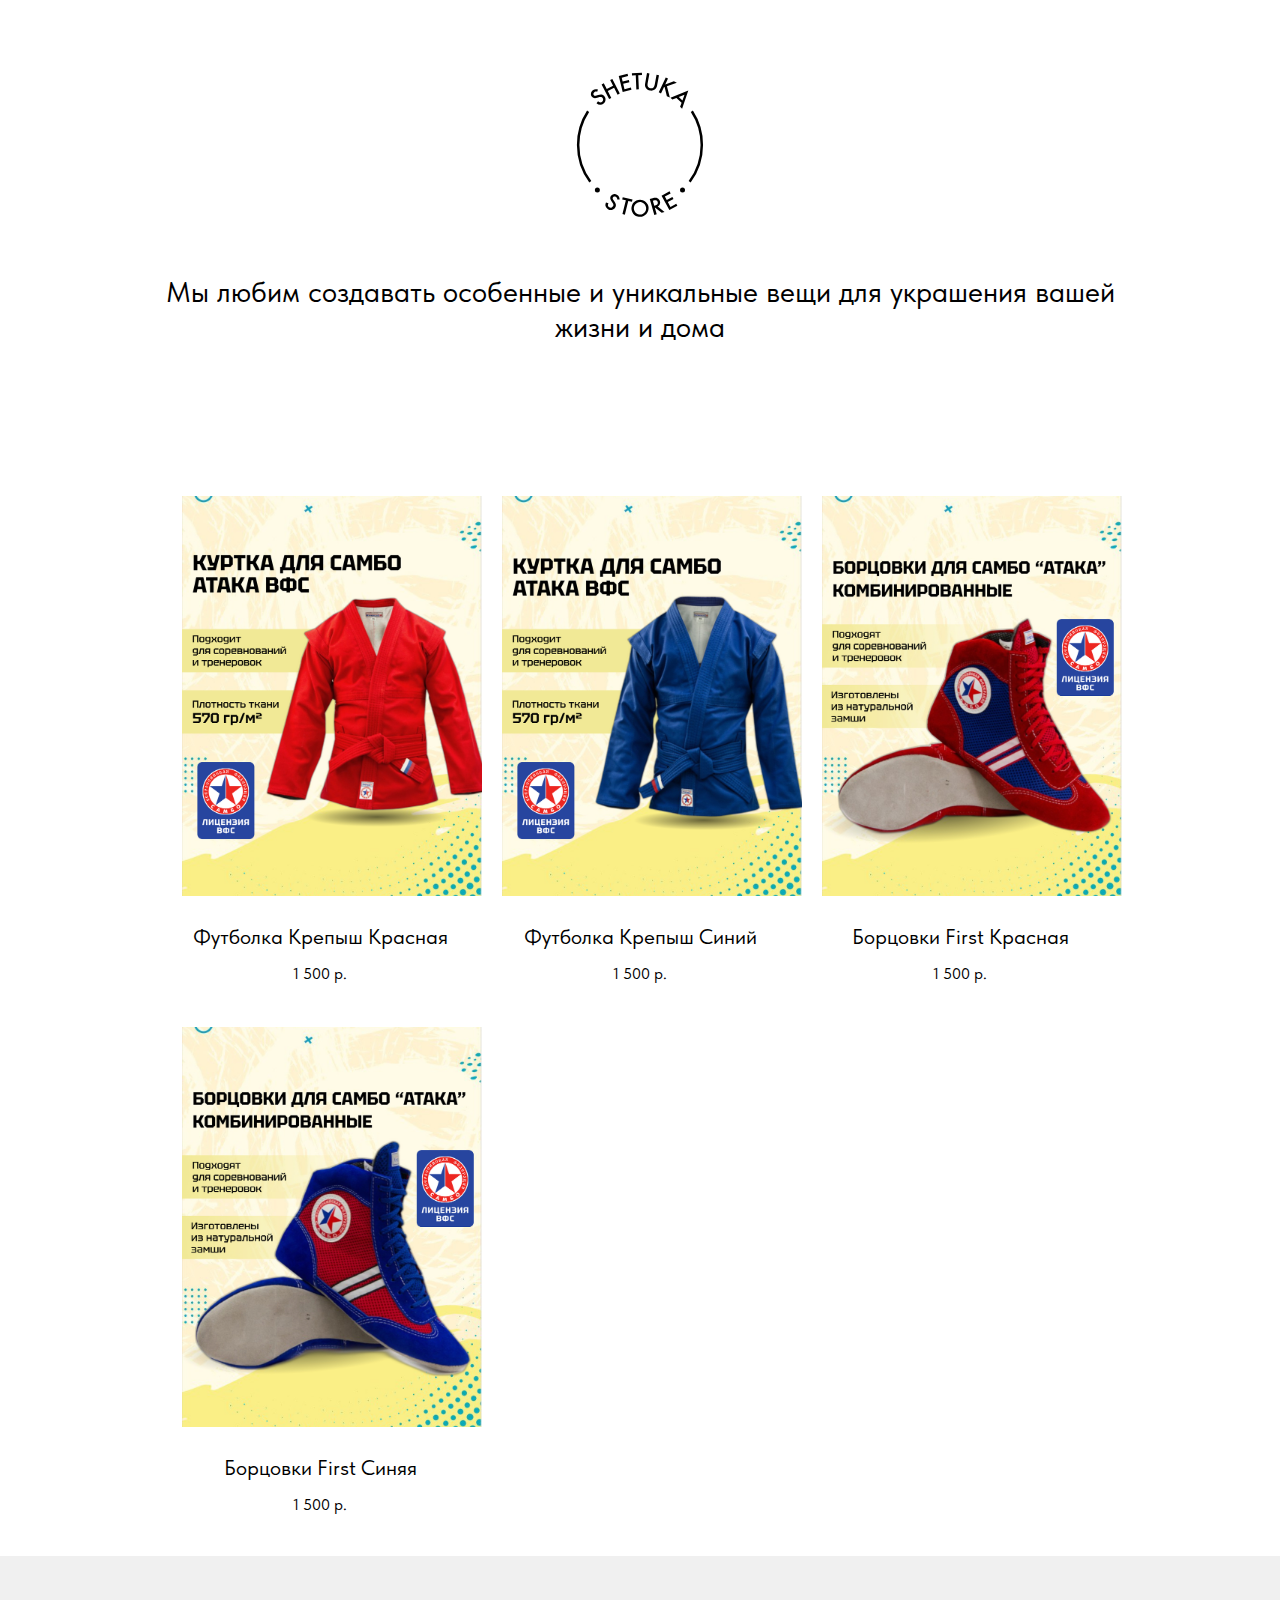
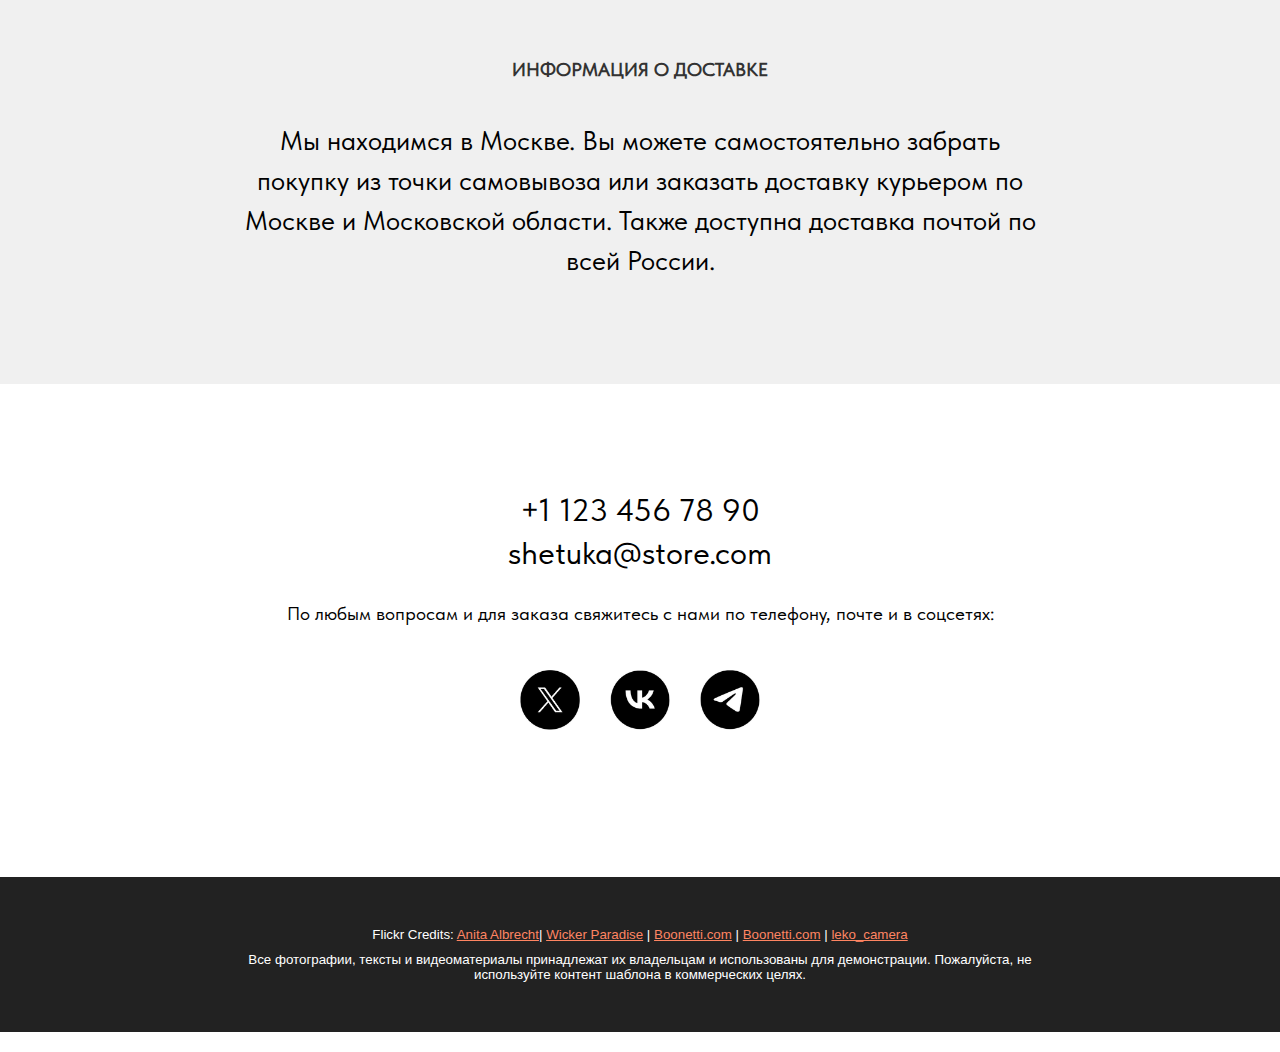
<file: task1/index.html>
<!DOCTYPE html>
<html>
<head>
	<meta http-equiv="Content-Type" content="text/html;charset=UTF-8">
	<meta name="viewport" content="width=device-width, initial-scale=1.0">
	<link rel="stylesheet" href="style.css">
	<title>Магазин Shetuka</title>
</head>

<body>
	<header>
		<div class="header-container">
			<a href="#">
				<img src="./img/logo.svg" alt="Shetuka Store Logo" class="logo">
			</a>
			<p class="slogan">Мы любим создавать особенные и уникальные вещи для украшения вашей жизни и дома</p>
		</div>
	</header>
	
	<main>
		<section class="products">
			<a class="product">
				<img src="./img/26501071.jpg" alt="Футболка Крепыш Красная">
				<h4>Футболка Крепыш Красная</h4>
				<p class="price">1 500 р.</p>
			</a>
			<a class="product">
				<img src="./img/19563115.jpg" alt="Футболка Крепыш Синий">
				<h4>Футболка Крепыш Синий</h4>
				<p class="price">1 500 р.</p>
			</a>
			<a class="product">
				<img src="./img/40212729.jpg" alt="Борцовки First Красные">
				<h4>Борцовки First Красная</h4>
				<p class="price">1 500 р.</p>
			</a>
			<a class="product">
				<img src="./img/83223379.jpg" alt="Борцовки First Синие">
				<h4>Борцовки First Синяя</h4>
				<p class="price">1 500 р.</p>
			</a>
		</section>
		
		<div class="contact">
			<div class="contact-container">
				<div class="deliver-info">
					<div class="deliver-info-container">
						<h4>ИНФОРМАЦИЯ О ДОСТАВКЕ</h4>
						<p>Мы находимся в Москве. Вы можете самостоятельно забрать покупку из точки самовывоза или заказать доставку курьером по Москве и Московской области. 
							Также доступна доставка почтой по всей России.</p>
					</div>
				</div>
				<div class="contact-info">
					<p>+1 123 456 78 90</p>
					<p>shetuka@store.com</p>
					<p style="padding-top: 25px; font-size: 14pt;">По любым вопросам и для заказа свяжитесь с нами по телефону, почте и в соцсетях:</p>
					<div class="social-media">
						<a href="#" title="X">
							<img src="./img/social-icons/x.png" alt="">
						</a>
						<a href="#" title="VK">
							<img src="./img/social-icons/vk.png" alt="">
						</a>
						<a href="#" title="Telegram">
							<img src="./img/social-icons/tg.png" alt="">
						</a>
					</div>
				</div>
			</div>
		</div>
			
			<footer>
				<div class="footer-container">
					<p>Flickr Credits: <a href="#">Anita Albrecht</a>| <a href="#">Wicker Paradise</a> | <a href="#">Boonetti.com</a> | <a href="#">Boonetti.com</a> | <a href="#">leko_camera</a>
					</p>
					<p>Все фотографии, тексты и видеоматериалы принадлежат их владельцам и использованы для демонстрации. Пожалуйста, не используйте контент шаблона в коммерческих целях.</p>
				</div>
			</footer>
	</main>

</body>
</html>
</file>
<file: task1/style.css>
@font-face {
	font-family: "Tilda Sans";
	src: url("./TildaSans-VF_TTF_Web/TildaSans-VF.ttf") format("truetype");
	font-weight: normal;
	font-style: normal;
}

* {
	margin: 0;
	padding: 0;
}

body {
	font-family: "Tilda Sans";
}

header {
	text-align: center;
	padding: 40px 0;
	background-color: #fff;
}

.header-container {
	max-width: 1000px;
	margin: 0 auto;
}

.logo {
	max-width: 150px;
	padding: 30px 0;
}

header .slogan {
	padding-top: 20px;
	padding-bottom: 50px;
	font-size: 28pt;
}

main {
	padding: 20px 0;
}

.products {
	display: flex;
	flex-wrap: wrap;
	justify-content: flex-start;
	align-items: center;
	margin: 0 auto;
	width: 1200px;
	padding: 20px;
}

.product {
	flex: 0 1 30%;
	box-sizing: border-box;
	text-align: center;
	padding: 12px;
	width: 300px;
	margin: 10px;
}

.product h4 {
	font-size: 16pt;
	padding-top: 24px;
	font-weight: normal;
	height: 40px;
}

.product img {
	height: 400px;
}

.product .price {
	font-size: 12pt;
}

.contact {
	justify-content: center;
	align-items: center;
}

.contact-container {
	text-align: center;
	border-radius: 8px;
	width: 100%;
}

.deliver-info {
	padding: 8%;
	background-color: #f0f0f0;
}

.deliver-info-container {
	margin: 0 auto;
	max-width: 800px;
}

.deliver-info-container h4 {
	font-size: 14pt;
	padding-bottom: 40px;
	color: #333333;
}

.deliver-info-container p {
	font-size: 20pt;
	line-height: 1.5;
}

.contact-info {
	padding: 8%;
}

.contact-info p {
	margin: 5px 0;
	font-size: 24pt;
}

.social-media {
	display: flex;
	justify-content: center;
	font-weight: bold;
	/*! max-width: 50%; */
	margin: 0 auto;
}

.social-media a {
	text-decoration: none;
	color: #007bff;
	margin: 0 15px;
	padding: 40px 0;
}

.social-media img {
	width: 60px;
}

footer {
	background-color: #222;
	color: #fff;
	padding: 40px 20px;
	text-align: center;
}

footer h2 {
	margin-bottom: 20px;
	font-size: 24px;
	color: #ffcc00;
}

footer p {
	margin: 10px 0;
}

.footer-container {
	font-family: sans-serif;
	max-width: 800px;
	margin: 0 auto;
	font-size: 10pt;
}

.footer-container p, .footer-container a {
	font-family: sans-serif;
}

.footer-container a {
	color: #ff8562;
}

/* Meдиa-зaпрocы */
@media (max-width: 1400px) {
	.products {
		width: 1200px;
	}
}

@media (max-width: 1000px) {
	.product {
		/* flex: 0 1 45%; */
		width: 800px;
	}
	.deliver-info {
		padding: 5%;
	}
}

@media (max-width: 800px) {
	header .slogan {
		padding: 20px 10px;
	}
	.deliver-info-container p {
		font-size: 16pt;
	}
	.contact-info p {
		margin: 5px 0;
		font-size: 20pt;
	}
}

@media (max-width: 600px) {
	.deliver-info-container p {
		font-size: 14pt;
	}
}

@media (max-width: 767px) {
	.products {
		display: flex;
		flex-wrap: wrap;
		justify-content: center;
		align-items: center;
		width: 100%;
		padding: 0;
		margin: 30px 0;
	}
	.product {
		flex: 0 1 100%;
	}
	.product img {
		width: 90%;
		height: 100%;
	}
}

/* Адаптация под мобильные устройства */
@media (min-width: 768px) {
	.products {
		max-width: 720px;
	}
}

@media (min-width: 992px) {
	.products {
		max-width: 960px;
	}
}

@media (min-width: 488px) {
	header .slogan {
		font-size: 22pt;
	}
}

@media (max-width: 488px) {
	header {
		padding-top: 18px;
		padding-bottom: 0px;
	}
	.product {
		margin: 0;
		padding: 40px 0;
	}
	.product .price {
		font-size: 11pt;
	}
	.social-media img {
		width: 52.5px;
	}
	.social-media a {
		padding: 25px 0;
	}
	.logo {
		width: 120px;
	}
	.contact-info p {
		font-size: 18pt;
	}
}

@media (min-width: 429px) and (max-width: 487px) {
	header .slogan {
		font-size: 20pt;
	}
}

@media (max-width: 428px) {
	/* .product h4 {
        font-size: 12.5pt;
    } */
}

@media (min-width: 360px) and (max-width: 428px) {
	.logo {
		padding: 30px 0;
	}
	header .slogan {
		font-size: 19pt;
	}
}

@media (max-width: 360px) {
	header .slogan {
		font-size: 17.5pt;
	}
	.logo {
		width: 100px;
	}
}
</file>
